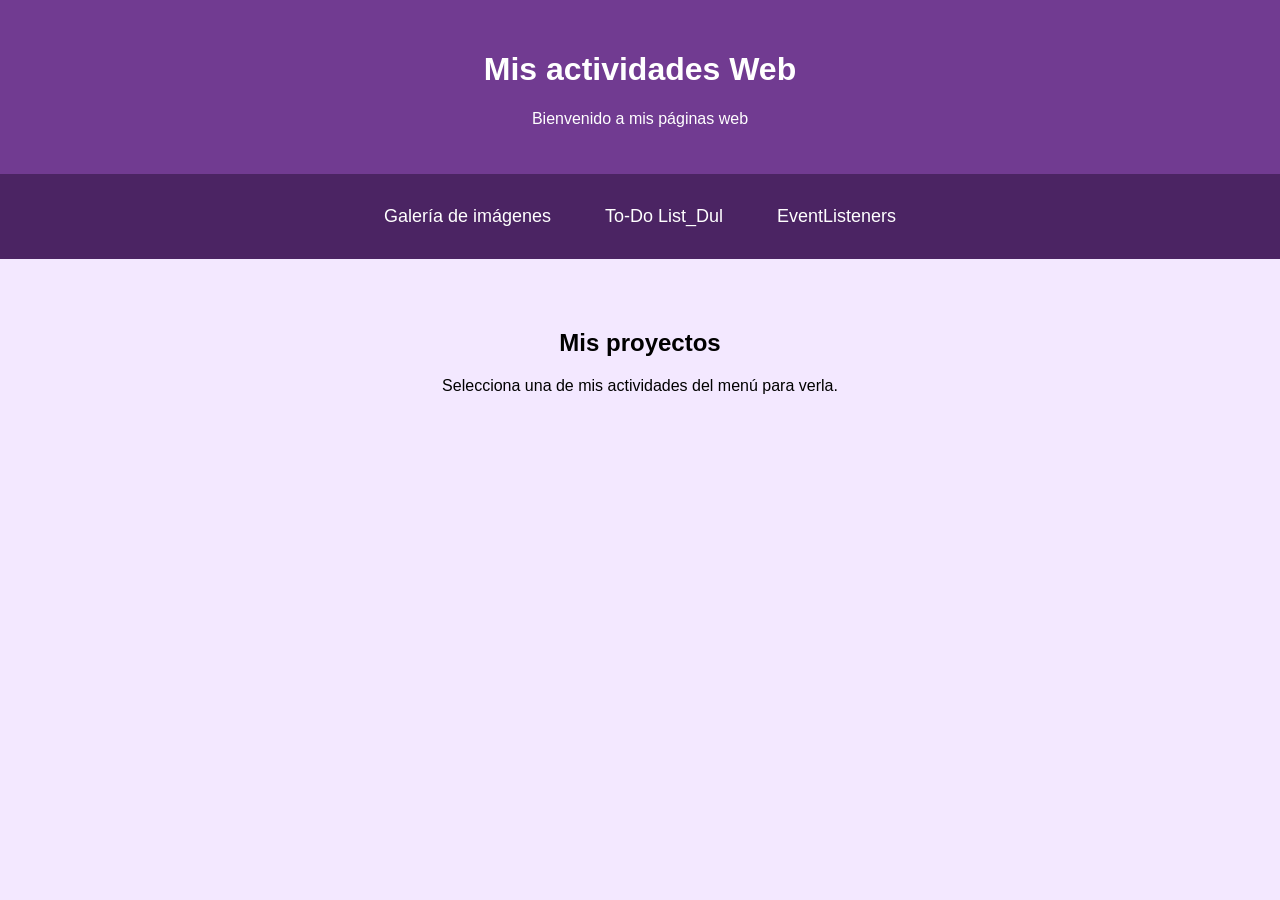
<file: Actividades_Github/index.html>
<!DOCTYPE html>
<html lang="es">
<head>
    <meta charset="UTF-8">
    <meta name="viewport" content="width=device-width, initial-scale=1.0">
    <title>Mis actividades</title>
    <link rel="stylesheet" href="estilos.css">
</head>
<body>

    <header>
        <h1>Mis actividades Web</h1>
        <p>Bienvenido a mis páginas web</p>
    </header>

    <nav>
        <a href="Galeria Dinamica/indes.html">Galería de imágenes</a>
        <a href="To-Do List_Dul/indexs.html">To-Do List_Dul</a>
        <a href="EventListeners/index.html">EventListeners</a>
    </nav>

    <main>
        <h2>Mis proyectos</h2>
        <p>Selecciona una de mis actividades del menú para verla.</p>
    </main>

</body>
</html>
</file>
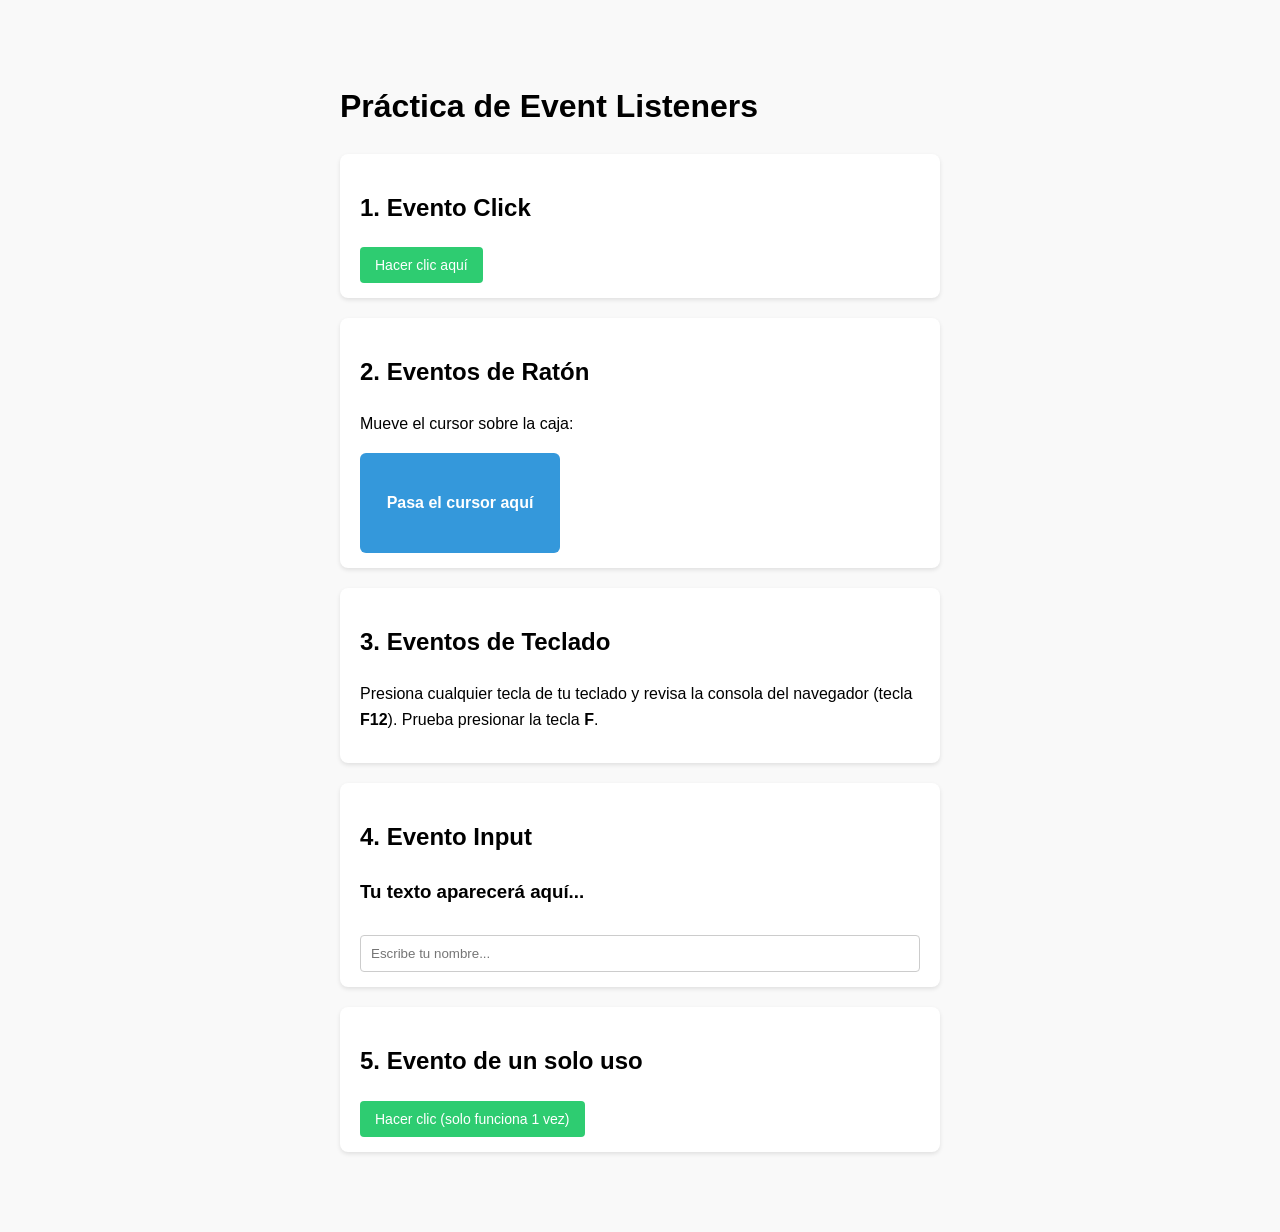
<file: Actividades_Github/EventListeners/index.html>
<!DOCTYPE html>
<html lang="es">
<head>
  <meta charset="UTF-8">
  <meta name="viewport" content="width=device-width, initial-scale=1.0">
  <title>Práctica de EventListeners en JavaScript</title>
  <link rel="stylesheet" href="estilo.css">
  </head>
  <body>
  <script src="script.js" defer></script>

  <h1>Práctica de Event Listeners</h1>

  <section>
    <h2>1. Evento Click</h2>
    <button id="myButton">Hacer clic aquí</button>
  </section>

  <section>
    <h2>2. Eventos de Ratón</h2>
    <p>Mueve el cursor sobre la caja:</p>
    <div id="boxElement">Pasa el cursor aquí</div>
  </section>

  <section>
    <h2>3. Eventos de Teclado</h2>
    <p>Presiona cualquier tecla de tu teclado y revisa la consola del navegador (tecla <strong>F12</strong>). Prueba presionar la tecla <strong>F</strong>.</p>
  </section>

  <section>
    <h2>4. Evento Input</h2>
    <h3 id="greetingHeading">Tu texto aparecerá aquí...</h3>
    <input type="text" id="usernameInput" placeholder="Escribe tu nombre...">
  </section>

  <section>
    <h2>5. Evento de un solo uso</h2>
    <button id="singleButton">Hacer clic (solo funciona 1 vez)</button>
  </section>

</body>
</html>
</file>
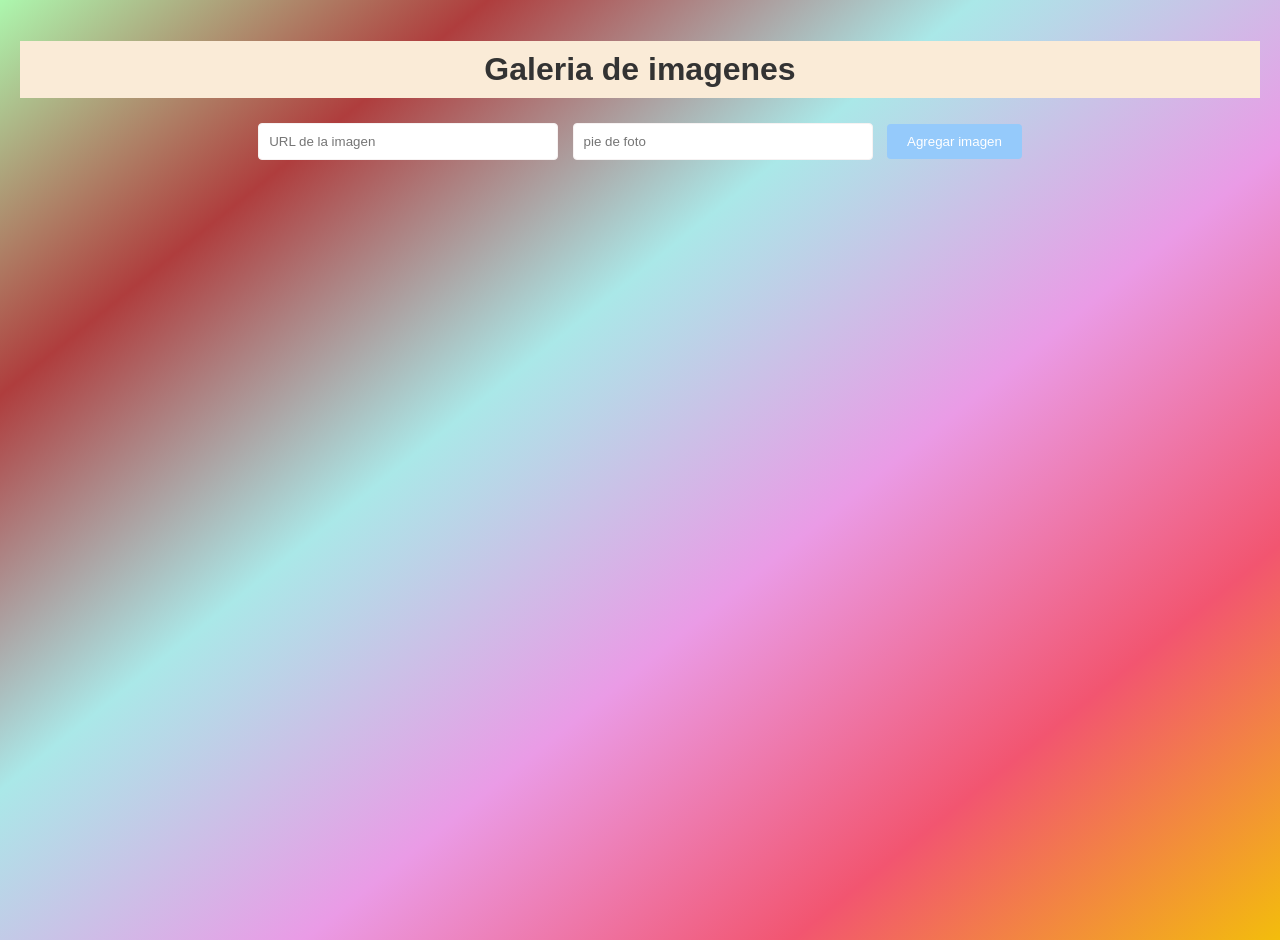
<file: Actividades_Github/Galeria Dinamica/indes.html>
<!DOCTYPE html>
<html lang="en">
<head>
    <meta charset="UTF-8">
    <meta name="viewport" content="width=device-width, initial-scale=1.0">
    <title>Galeria de imagenes</title>
    <link rel="stylesheet" href="estilos.css">

</head>
<body>
    <h1>Galeria de imagenes</h1>


    <div class="formulario">
        <input type="text" id="imagenURL" placeholder="URL de la imagen">
        <input type="text" id="pieFoto" placeholder="pie de foto">
        <button onclick="agregaImagen()">Agregar imagen</button>
    </div>

    <div id="galeriaImagenes"></div>


    <script src="script.js"></script>
</body>
</html>
</file>
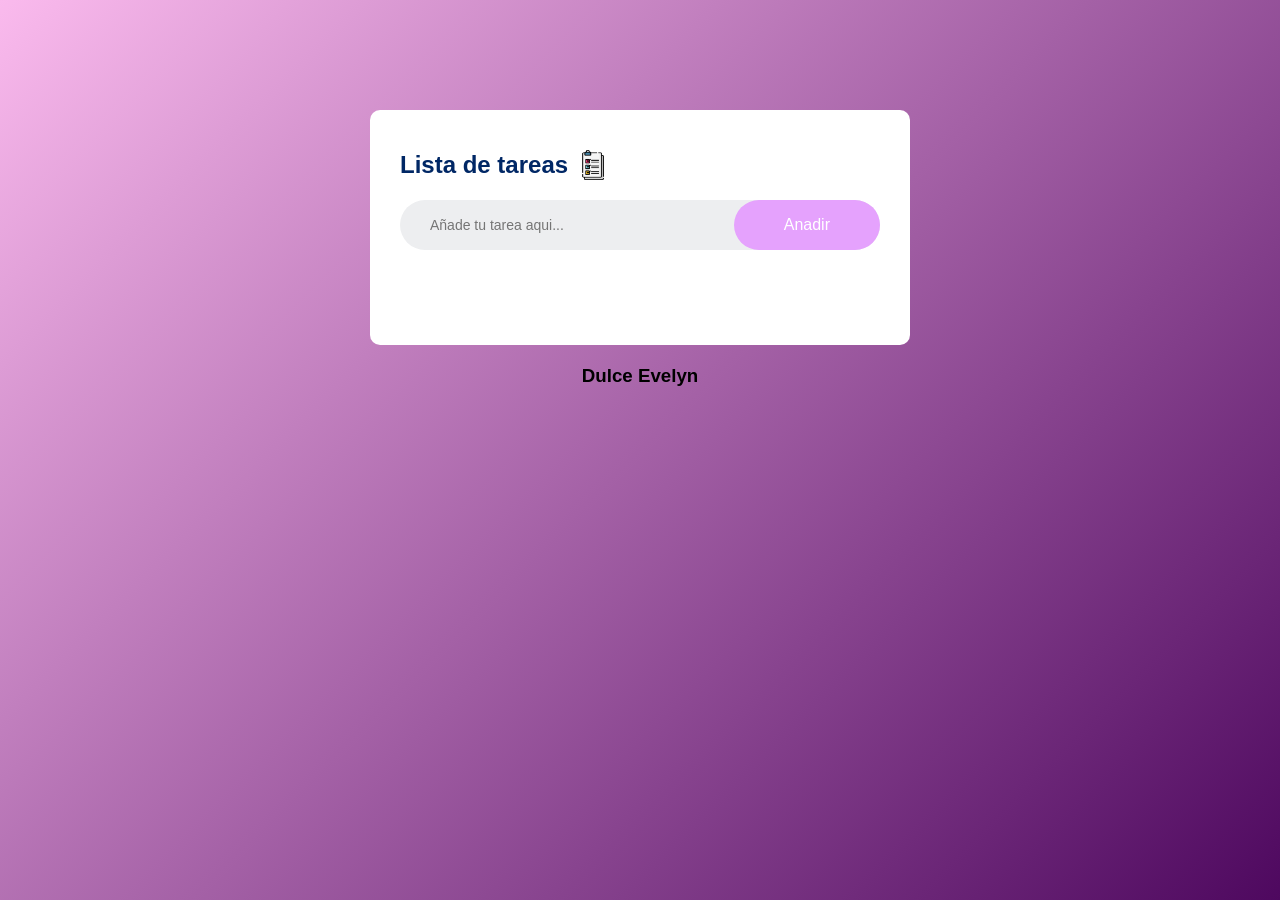
<file: Actividades_Github/To-Do List_Dul/indexs.html>
<!DOCTYPE html>
<html lang="en">
<head>
    <meta charset="UTF-8">
    <meta name="viewport" content="width=device-width, initial-scale=1.0">
    <title>To-Do List App</title>
    <link rel="stylesheet" href="estilos.css">
</head>
<body>
    <div class="container">
        <div class="to-do-app">
            <h2>Lista de tareas <img src="img/icono.png" alt="Icono de tareas"></h2>
            <div class="row">
                <input type="text" id="input-box" placeholder="Añade tu tarea aqui...">
                <button onclick="addTask()">Anadir</button>
            </div>
            <ul id="list-container">

            </ul>
        </div>
        <h3>Dulce Evelyn</h3>
    </div>
    <script src="script.js"></script>
</body>
</html>
</file>
<file: Actividades_Github/estilos.css>
body {
    margin: 0;
    font-family: Arial, sans-serif;
    background-color: #f3e8ff;
    text-align: center;
}

header {
    background-color: #713b91;
    color: white;
    padding: 30px;
}

nav {
    background-color: #4b2463;
    padding: 20px;
    display: flex;
    justify-content: center;
    gap: 30px;
    flex-wrap: wrap;
}

nav a {
    color: white;
    text-decoration: none;
    font-size: 18px;
    padding: 12px;
    border-radius: 10px;
}

nav a:hover {
    background-color: #b77bd6;
}

main {
    padding: 50px;
}
</file>
<file: Actividades_Github/EventListeners/estilo.css>
body {
      font-family: Arial, sans-serif;
      max-width: 600px;
      margin: 40px auto;
      padding: 20px;
      line-height: 1.6;
      background-color: #f9f9f9;
    }

    section {
      background: white;
      margin-bottom: 20px;
      padding: 15px 20px;
      border-radius: 8px;
      box-shadow: 0 2px 4px rgba(0,0,0,0.1);
    }

    #boxElement {
      width: 200px;
      height: 100px;
      background-color: #3498db;
      color: white;
      display: flex;
      align-items: center;
      justify-content: center;
      margin-top: 10px;
      border-radius: 6px;
      font-weight: bold;
      user-select: none;
    }

    input[type="text"] {
      padding: 10px;
      width: 100%;
      box-sizing: border-box;
      margin-top: 10px;
      border: 1px solid #ccc;
      border-radius: 4px;
    }

    button {
      padding: 10px 15px;
      background-color: #2ecc71;
      color: white;
      border: none;
      border-radius: 4px;
      cursor: pointer;
      font-size: 14px;
    }

    button:hover {
      background-color: #27ae60;
    }
</file>
<file: Actividades_Github/Galeria Dinamica/estilos.css>
body {
    text-align: center;
    background: linear-gradient(141deg, #acf7ae, #af3d3d, #aae8e8, #ea9be6, #f25570, #f3bd0c);
    margin: 0;
    padding: 20px;
    font-family: Arial, sans-serif;
    min-height: 100vh;
}

h1 {
    background-color:antiquewhite;
    color: #333;
    margin-bottom: 25px;
    padding: 10px;
}

input[type="text"] {
    padding: 10px;
    width: 300px;
    margin-right: 10px;
    border: 1px solid #f6f2f2;
    border-radius: 4px;
}

input {
    box-sizing: border-box;
    padding: 10px;
    width: 100px;
    margin-bottom: 10px;
    border: 1px solid #ccc;
    border-radius: 5px;
}

button { 
    padding: 10px 20px;
    background-color: #95cafb;
    color: white;
    border: none;
    border-radius: 4px;
    cursor: pointer;
}

#galeriaImagenes div {
    background: white;
    padding: 10px;
    border-radius: 8px;
    box-shadow: 0px 4px 10px rgba(0, 0, 0, 0.1);
    width: 100%;
    box-sizing: border-box;
}

#galeriaImagenes {
    display: grid;
    grid-template-columns: repeat(4, 1fr);
    gap: 20px;
    width: 100%;
    max-width: 1400px;
    margin: 30px auto;
    padding: 10px;
    box-sizing: border-box;
}

#galeriaImagenes img {
    width: 100%;
    height: 280px;
    object-fit: cover;
    border-radius: 4px;
}

button:hover {
    background-color: #6184b5;
}

#galeriaImagenes p {
    color: #8e2455;
    font-size: 16px;
}
</file>
<file: Actividades_Github/To-Do List_Dul/estilos.css>
* {
    margin: 0;
    padding: 0;
    font-family: 'Poppins', sans-serif, system-ui;
    box-sizing: border-box;
}

.container {
    width: 100%;
    min-height: 100vh;
    background: linear-gradient(135deg, #fabaed, #4e085f);
    padding: 10px;
}

.to-do-app {
    width: 100%;
    max-width: 540px;
    background: #ffffff;
    margin: 100px auto 20px;
    padding: 40px 30px 70px;
    border-radius: 10px;
}

.to-do-app h2 {
    color: #002765;
    display: flex;
    align-items: center;
    margin-bottom: 20px;
}

.to-do-app h2 img {
    width: 30px;
    margin-left: 10px;
}

.row {
    display: flex;
    align-items: center;
    justify-content: space-between;
    background: #edeef0;
    border-radius: 30px;
    padding-left: 20px;
    margin-bottom: 25px;
}

input {
    flex: 1;
    border: none;
    outline: none;
    background: transparent;
    padding: 10px;
    font-size: 14px;
}

button {
    border: none;
    outline: none;
    padding: 16px 50px;
    background: #e5a2fd;
    color: #ffffff;
    font-size: 16px;
    cursor: pointer;
    border-radius: 40px;
}

ul li {
    list-style: none;
    font-size: 17px;
    padding: 12px 8px 12px 50px;
    user-select: none;
    cursor: pointer;
    position: relative;
}

ul li::before {
    content: '';
    position: absolute;
    height: 28px;
    width: 28px;
    border-radius: 50%;
    background-image: url(img/paloma.jpg);
    background-size: cover;
    background-position: center;
    top: 12px;
    left: 8px;
}

ul li.checked {
    color: #555555;
    text-decoration: line-through;
}

ul li.checked::before {
    background-image: url(img/tache1.png);
}

ul li span{
    position: absolute;
    right: 0px;
    top: 5px;
    width: 40px;
    height: 40px;
    font-size: 22px;
    color: #555555;
    line-height: 40px;
    text-align: center;
    border-radius: 50%;
}

ul li span:hover {
    background: #edeef0;
}

h3 {
    text-align: center;
}
</file>
